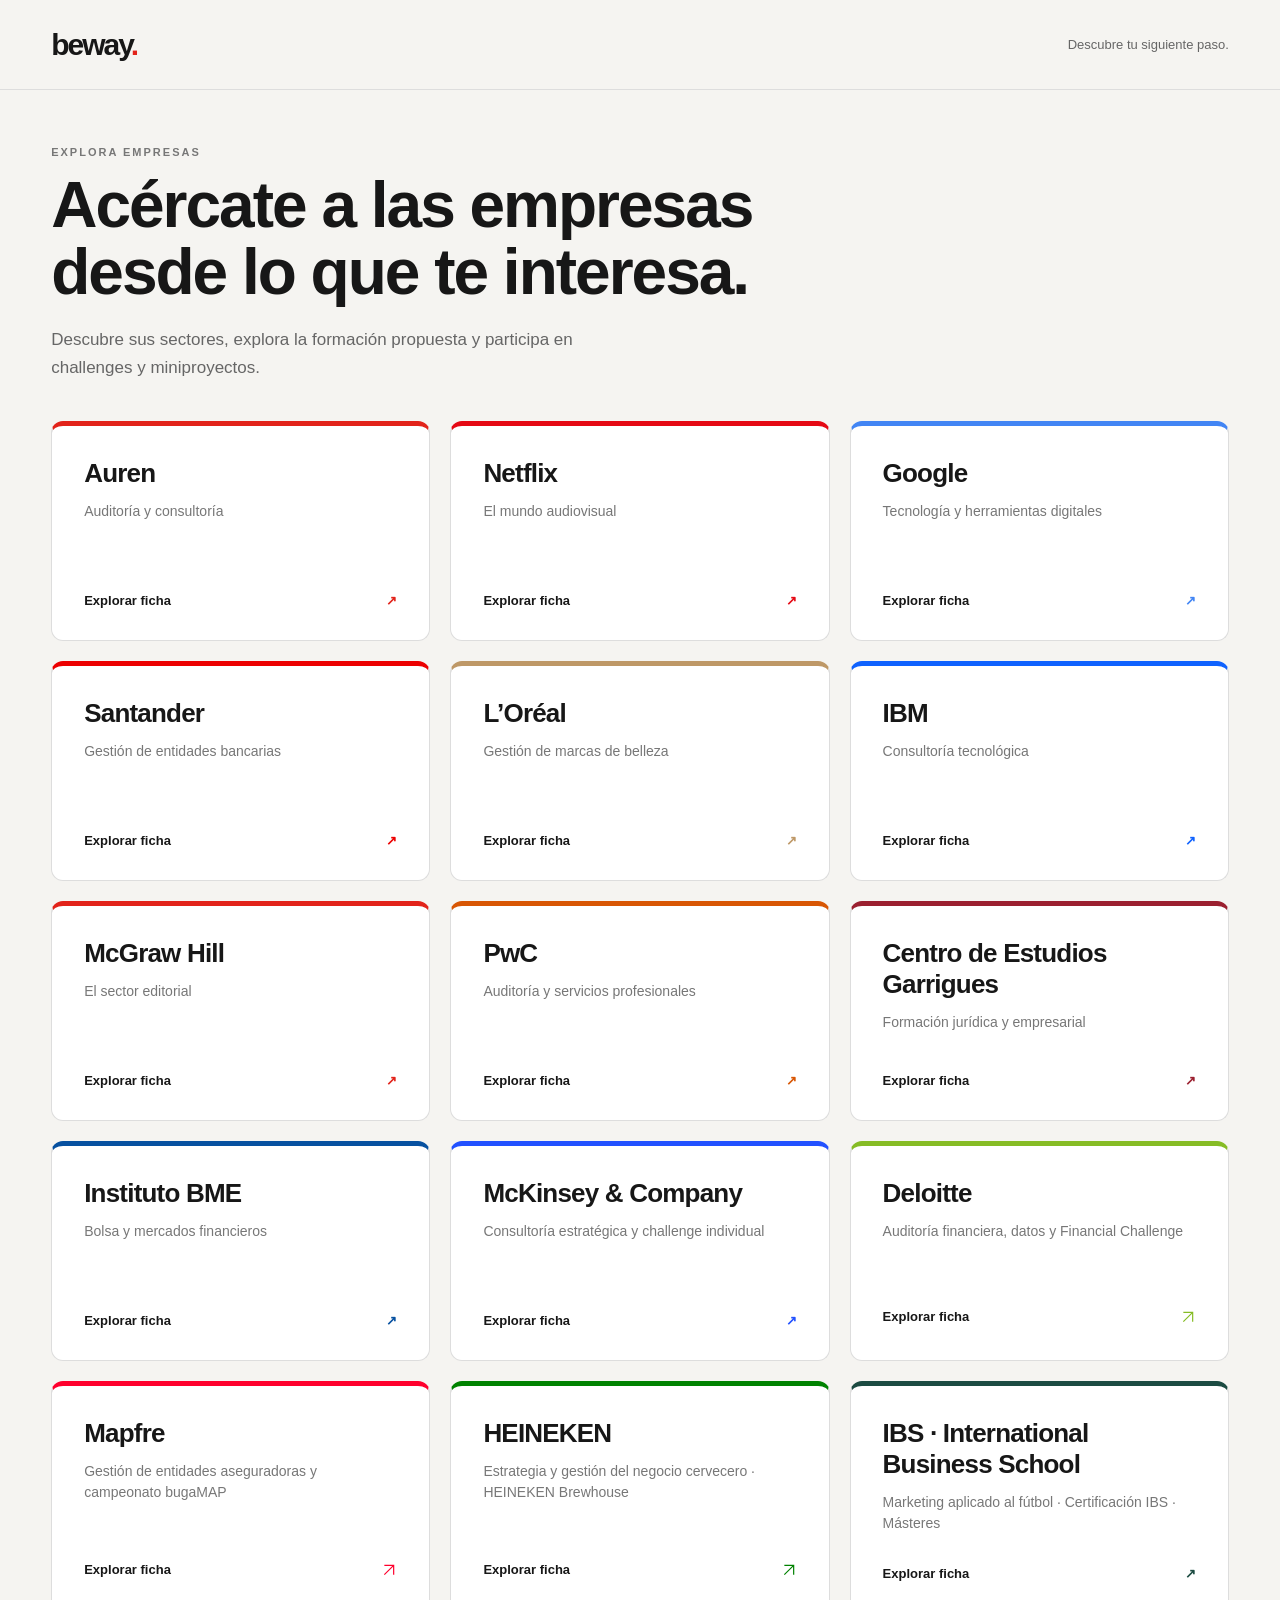
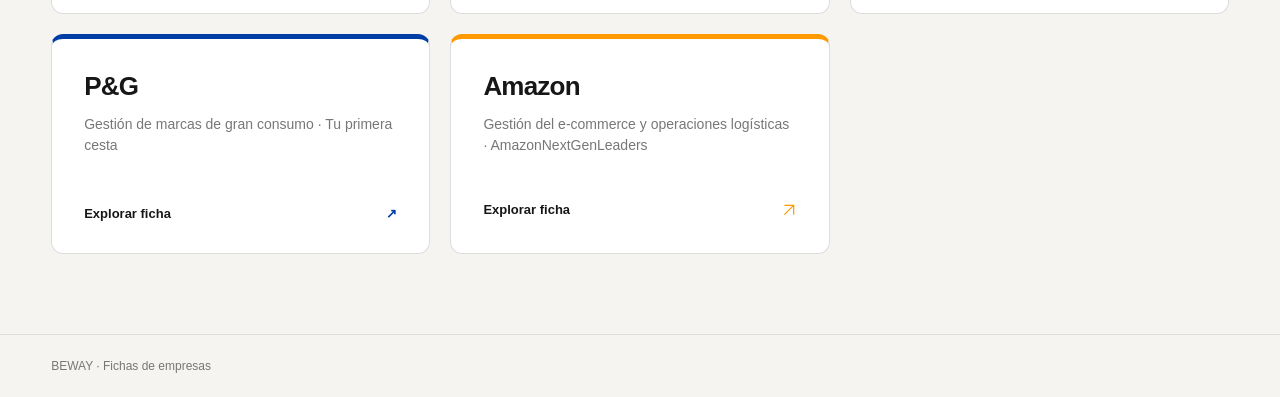
<file: public/index.html>
<!doctype html><html lang="es"><head><meta charset="utf-8"><meta name="viewport" content="width=device-width, initial-scale=1"><title>Empresas · BEWAY</title><meta name="description" content="Explora las fichas de empresas en BEWAY."><style>*{box-sizing:border-box}body{margin:0;background:#f5f4f1;color:#171717;font-family:Arial,sans-serif}header{padding:24px clamp(20px,4vw,64px);border-bottom:1px solid #ddd;display:flex;align-items:center;justify-content:space-between}.logo{font-size:30px;font-weight:800;letter-spacing:-2px}.logo span{color:#e2231a}header p{font-size:13px;color:#666}main{padding:56px clamp(20px,4vw,64px) 80px}.eyebrow{font-size:11px;font-weight:700;letter-spacing:2px;color:#777}h1{font-size:clamp(36px,5vw,64px);letter-spacing:-2px;line-height:1.05;margin:14px 0 20px}main>p{font-size:17px;color:#666;max-width:600px;line-height:1.6}.grid{display:grid;grid-template-columns:repeat(3,minmax(0,1fr));gap:20px;margin-top:40px}.card{background:white;border:1px solid #ddd;border-top:5px solid var(--accent);border-radius:12px;color:inherit;text-decoration:none;padding:32px;min-height:220px;display:flex;flex-direction:column;transition:transform .2s,box-shadow .2s}.card:hover{transform:translateY(-4px);box-shadow:0 12px 30px #0000000c}.card:focus-visible{outline:3px solid var(--accent);outline-offset:4px}.company{font-size:26px;font-weight:750;letter-spacing:-.8px}.topic{font-size:14px;color:#777;line-height:1.5;margin-top:12px}.go{font-size:13px;font-weight:700;display:flex;justify-content:space-between;margin-top:auto;padding-top:32px}.go span{color:var(--accent)}footer{padding:24px clamp(20px,4vw,64px);font-size:12px;color:#777;border-top:1px solid #ddd}@media(max-width:850px){.grid{grid-template-columns:repeat(2,minmax(0,1fr))}}@media(max-width:540px){.grid{grid-template-columns:1fr}header p{display:none}main{padding-top:36px}.card{min-height:180px}}</style></head><body><header><div class="logo">beway<span>.</span></div><p>Descubre tu siguiente paso.</p></header><main><div class="eyebrow">EXPLORA EMPRESAS</div><h1>Acércate a las empresas<br>desde lo que te interesa.</h1><p>Descubre sus sectores, explora la formación propuesta y participa en challenges y miniproyectos.</p><div class="grid"><a class="card" href="AurenxBeway/" style="--accent:#e2231a"><span class="company">Auren</span><span class="topic">Auditoría y consultoría</span><span class="go">Explorar ficha <span aria-hidden="true">↗</span></span></a><a class="card" href="NetflixxBeway/" style="--accent:#e50914"><span class="company">Netflix</span><span class="topic">El mundo audiovisual</span><span class="go">Explorar ficha <span aria-hidden="true">↗</span></span></a><a class="card" href="GooglexBeway/" style="--accent:#4285f4"><span class="company">Google</span><span class="topic">Tecnología y herramientas digitales</span><span class="go">Explorar ficha <span aria-hidden="true">↗</span></span></a><a class="card" href="SantanderxBeway/" style="--accent:#ec0000"><span class="company">Santander</span><span class="topic">Gestión de entidades bancarias</span><span class="go">Explorar ficha <span aria-hidden="true">↗</span></span></a><a class="card" href="LorealxBeway/" style="--accent:#be9867"><span class="company">L’Oréal</span><span class="topic">Gestión de marcas de belleza</span><span class="go">Explorar ficha <span aria-hidden="true">↗</span></span></a><a class="card" href="IBMxBeway/" style="--accent:#0f62fe"><span class="company">IBM</span><span class="topic">Consultoría tecnológica</span><span class="go">Explorar ficha <span aria-hidden="true">↗</span></span></a><a class="card" href="McGrawHillxBeway/" style="--accent:#e2231a"><span class="company">McGraw Hill</span><span class="topic">El sector editorial</span><span class="go">Explorar ficha <span aria-hidden="true">↗</span></span></a><a class="card" href="PwCxBeway/" style="--accent:#d85604"><span class="company">PwC</span><span class="topic">Auditoría y servicios profesionales</span><span class="go">Explorar ficha <span aria-hidden="true">↗</span></span></a><a class="card" href="CentroGarriguesxBeway/" style="--accent:#9b2030"><span class="company">Centro de Estudios Garrigues</span><span class="topic">Formación jurídica y empresarial</span><span class="go">Explorar ficha <span aria-hidden="true">↗</span></span></a><a class="card" href="InstitutoBMExBeway/" style="--accent:#0751a0"><span class="company">Instituto BME</span><span class="topic">Bolsa y mercados financieros</span><span class="go">Explorar ficha <span aria-hidden="true">↗</span></span></a><a class="card" href="McKinseyxBeway/" style="--accent:#2251ff"><span class="company">McKinsey &amp; Company</span><span class="topic">Consultoría estratégica y challenge individual</span><span class="go">Explorar ficha <span aria-hidden="true">↗</span></span></a><a class="card" href="DeloittexBeway/" style="--accent:#86bc25"><span class="company">Deloitte</span><span class="topic">Auditoría financiera, datos y Financial Challenge</span><span class="go">Explorar ficha <span aria-hidden="true"><svg width="16" height="16" viewBox="0 0 24 24" fill="none" stroke="currentColor" stroke-width="1.8"><path d="M5 19 19 5M5 5h14v14"/></svg></span></span></a><a class="card" href="MapfrexBeway/" style="--accent:#ff002d"><span class="company">Mapfre</span><span class="topic">Gestión de entidades aseguradoras y campeonato bugaMAP</span><span class="go">Explorar ficha <span aria-hidden="true"><svg width="16" height="16" viewBox="0 0 24 24" fill="none" stroke="currentColor" stroke-width="1.8"><path d="M5 19 19 5M5 5h14v14"/></svg></span></span></a><a class="card" href="HeinekenxBeway/" style="--accent:#008200"><span class="company">HEINEKEN</span><span class="topic">Estrategia y gestión del negocio cervecero · HEINEKEN Brewhouse</span><span class="go">Explorar ficha <span aria-hidden="true"><svg width="16" height="16" viewBox="0 0 24 24" fill="none" stroke="currentColor" stroke-width="1.8"><path d="M5 19 19 5M5 5h14v14"/></svg></span></span></a><a class="card" href="IBSxBeway/" style="--accent:#1c4b42"><span class="company">IBS · International Business School</span><span class="topic">Marketing aplicado al fútbol · Certificación IBS · Másteres</span><span class="go">Explorar ficha <span aria-hidden="true">↗</span></span></a><a class="card" href="PGxBeway/" style="--accent:#003da6"><span class="company">P&amp;G</span><span class="topic">Gestión de marcas de gran consumo · Tu primera cesta</span><span class="go">Explorar ficha <span aria-hidden="true">↗</span></span></a><a class="card" href="AmazonxBeway/" style="--accent:#ff9900"><span class="company">Amazon</span><span class="topic">Gestión del e-commerce y operaciones logísticas · AmazonNextGenLeaders</span><span class="go">Explorar ficha <span aria-hidden="true"><svg width="16" height="16" viewBox="0 0 24 24" fill="none" stroke="currentColor" stroke-width="1.8"><path d="M5 19 19 5M5 5h14v14"/></svg></span></span></a></div></main><footer>BEWAY · Fichas de empresas</footer></body></html>
</file>
